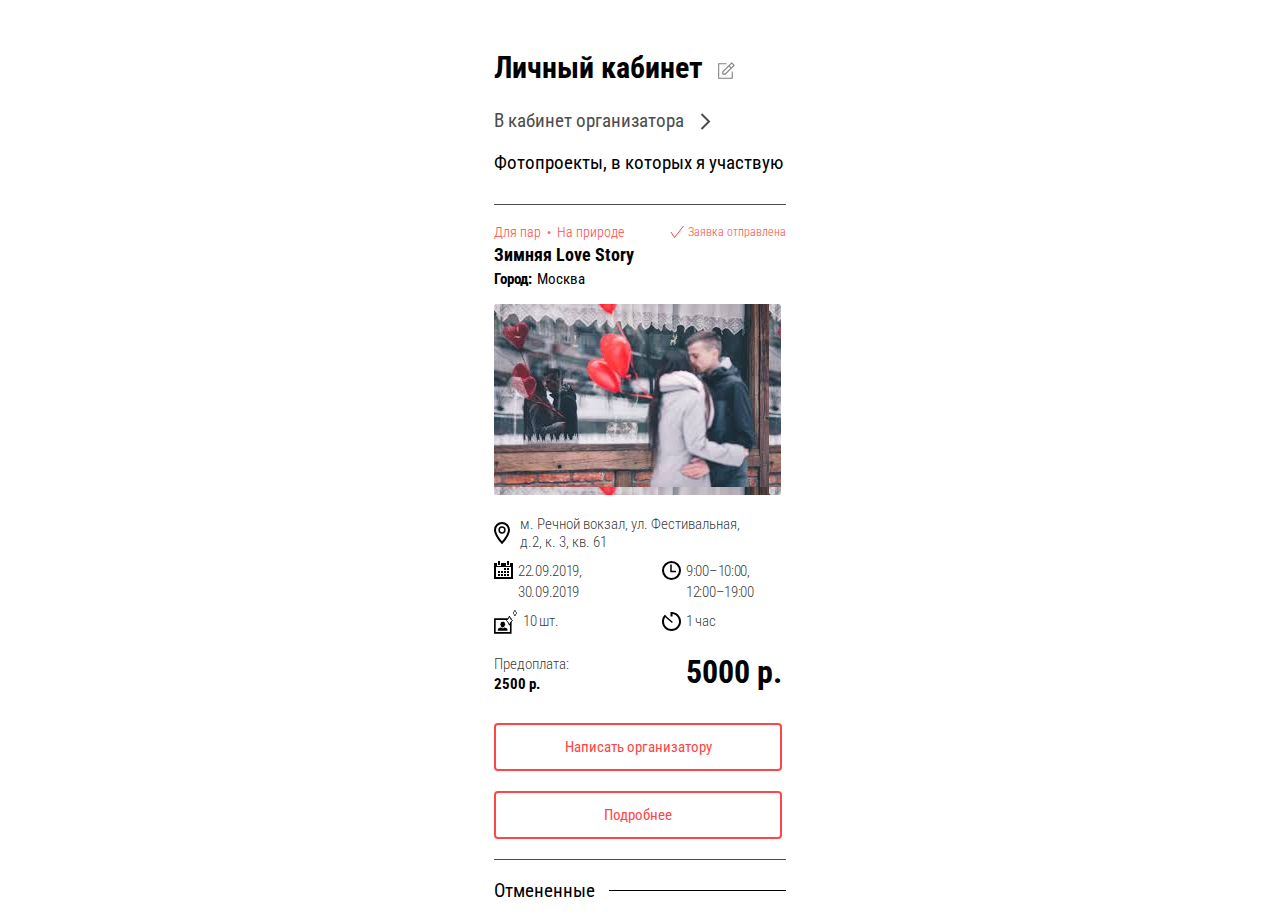
<file: mobile/index.html>
<!DOCTYPE html>
<html lang='en'>
    <head>
        <meta charset="utf-8">
        <meta name="viewport" content="width=device-width, initial-scale=1">
        <title>LocalStorage ToDoList</title>
        <link rel='stylesheet' href="https://stackpath.bootstrapcdn.com/bootstrap/4.3.1/css/bootstrap.min.css">
        <link href="https://fonts.googleapis.com/css?family=Roboto+Condensed&display=swap" rel="stylesheet">
        <link rel="stylesheet" href="styles.css">
    </head>
    <body>

        <div class='card-header-info'>
            <div class='title'>
                <p>Личный кабинет</p>
                <svg width="17" height="17" viewBox="0 0 17 17" fill="none" xmlns="http://www.w3.org/2000/svg">
                    <g opacity="0.5">
                    <path d="M13.7054 9.54216V15.7897H1.21038V2.25256H8.49998V1.21216H0.169983V16.8301H14.7475V9.54216H13.7054Z" fill="black"/>
                    <path d="M4.33496 9.54215V12.665H7.45956L16.83 3.29464L13.7054 0.170044L4.33496 9.54215ZM15.3646 3.28614L7.06006 11.6246L5.37706 11.6178L5.38216 9.96885L13.7207 1.62864L15.3646 3.28614Z" fill="black"/>
                    <path d="M13.0169 6.41756L13.7054 5.72906L11.271 3.29468L10.5825 3.98317L13.0169 6.41756Z" fill="black"/>
                    </g>
                </svg>
            </div>
            
            <div class='org-cabinet'>
                <p>В кабинет организатора</p>
                <svg width="17" height="17" viewBox="0 0 17 17" fill="none" xmlns="http://www.w3.org/2000/svg">
                    <path d="M7.5 1L15 8.5L7.5 16" stroke="#4D4D4D" stroke-width="2"/>
                </svg>
            </div>
            
            <div class='sub-title'>
                Фотопроекты, в которых я участвую
            </div>
        </div>
        
        <div class='card-info'>
            <div class='tags-and-status'>
                <div class='tags'>
                    <p>Для пар</p>
                    <svg width="4" height="3" viewBox="0 0 4 3" fill="none" xmlns="http://www.w3.org/2000/svg">
                        <circle cx="2.04688" cy="1.5" r="1.5" fill="#FF4546" fill-opacity="0.8"/>
                    </svg>
                    <p>На природе</p>
                </div>
                <div class='status'>
                    <svg width="14" height="14" viewBox="0 0 14 14" fill="none" xmlns="http://www.w3.org/2000/svg">
                        <path d="M1 7.05567L4.5 12.6066L13.5 1.00012" stroke="#FF4546"/>
                    </svg>
                    <p>Заявка отправлена</p>
                </div>
            </div>
            
            <div class='card-info-title'>
                Зимняя Love Story
            </div>
            
            <div class='card-info-city'>
                <p class='city'>Город:</p>
                <p class='city-name'>Москва</p>
            </div>
            
            <div class='card-img'></div>
            <div class='geo-pos'>
                <svg width="16" height="23" viewBox="0 0 16 23" fill="none" xmlns="http://www.w3.org/2000/svg">
                    <path d="M15 8C15 9.34323 14.5613 10.8519 13.8426 12.4036C13.1282 13.946 12.1663 15.4691 11.189 16.8241C10.2136 18.1764 9.23595 19.343 8.50148 20.1721C8.31743 20.3799 8.14896 20.5661 8 20.7283C7.85104 20.5661 7.68257 20.3799 7.49852 20.1721C6.76405 19.343 5.78644 18.1764 4.81103 16.8241C3.83366 15.4691 2.8718 13.946 2.1574 12.4036C1.43872 10.8519 1 9.34323 1 8C1 4.13401 4.13401 1 8 1C11.866 1 15 4.13401 15 8Z" stroke="black" stroke-width="2"/>
                    <circle cx="8.00003" cy="8.00001" r="2.88636" stroke="black" stroke-width="1.5"/>
                </svg>
                <div>
                    м. Речной вокзал, ул. Фестивальная,<br> д.2, к. 3, кв. 61
                </div>
            </div>
            
            <div class='data-time'>
                <div class='data'>
                    <svg width="19" height="18" viewBox="0 0 19 18" fill="none" xmlns="http://www.w3.org/2000/svg">
                        <path fill-rule="evenodd" clip-rule="evenodd" d="M0 2H3V5H7V2H12V5H16V2H19V18H0V2ZM17 6H2V16H17V6Z" fill="black"/>
                        <rect x="4" width="2" height="4" fill="black"/>
                        <rect x="13" width="2" height="4" fill="black"/>
                        <rect x="10" y="6.99988" width="2" height="2" fill="black"/>
                        <rect x="13" y="6.99988" width="2" height="2" fill="black"/>
                        <rect x="10" y="9.99988" width="2" height="2" fill="black"/>
                        <rect x="13" y="9.99988" width="2" height="2" fill="black"/>
                        <rect x="4.00002" y="9.99988" width="2" height="2" fill="black"/>
                        <rect x="7.00002" y="9.99988" width="2" height="2" fill="black"/>
                        <rect x="10" y="12.9999" width="2" height="2" fill="black"/>
                        <rect x="13" y="12.9999" width="2" height="2" fill="black"/>
                        <rect x="4.00002" y="12.9999" width="2" height="2" fill="black"/>
                        <rect x="7.00002" y="12.9999" width="2" height="2" fill="black"/>
                    </svg>
                    <div>
                        22.09.2019, 30.09.2019
                    </div>
                </div>
                
                <div class='time'>
                    <svg width="19" height="19" viewBox="0 0 19 19" fill="none" xmlns="http://www.w3.org/2000/svg">
                        <path d="M9 3.53687V10.6017H14" stroke="black" stroke-width="1.5"/>
                        <circle cx="9.5" cy="9.5" r="8.5" stroke="black" stroke-width="2"/>
                    </svg>
                    
                    <div>
                        9:00–10:00, 12:00–19:00
                    </div>
                </div>
            </div>
            
            <div class='count-hour'>
                <div class='count'>
                    <svg width="24" height="26" viewBox="0 0 24 26" fill="none" xmlns="http://www.w3.org/2000/svg">
                        <path d="M8.46347 13.6653C8.0524 13.7012 7.66908 13.858 7.37112 14.1114C6.95218 14.4672 6.71902 14.9197 6.63081 15.5502C6.59005 15.8542 6.5715 15.9105 6.48546 15.9822C6.29509 16.1469 6.23969 16.6328 6.3757 16.9814C6.46175 17.199 6.55345 17.304 6.69941 17.3454C6.76727 17.3614 6.79831 17.4238 6.85217 17.6493C7.03754 18.3873 7.37568 18.9837 7.75621 19.233C8.00032 19.3918 8.37005 19.5068 8.64466 19.5089C9.63938 19.5163 10.1606 19.0518 10.5546 17.8172C10.6233 17.6027 10.6806 17.4182 10.682 17.4065C10.683 17.3988 10.7258 17.3962 10.7754 17.4022C10.9701 17.4257 11.2261 17.0737 11.2692 16.7192C11.3062 16.4147 11.1665 16.003 11.0252 15.9857C10.9985 15.9825 10.9719 15.9128 10.9704 15.8305C10.9285 14.8989 10.5034 14.1903 9.79155 13.8615C9.55275 13.7541 9.42531 13.7192 9.1079 13.6846C8.89422 13.659 8.60459 13.6512 8.46347 13.6653Z" fill="black"/>
                        <path d="M10.3578 19.494C10.2839 19.528 10.1854 19.606 10.1431 19.6674C10.1009 19.7287 9.99772 19.8453 9.92146 19.9298C9.65065 20.2136 9.10281 20.3229 8.34217 20.2383C7.79143 20.1793 7.6082 20.0943 7.34931 19.7699C7.04694 19.3891 6.88221 19.3419 6.49517 19.5293C6.19084 19.6759 5.84598 19.8024 5.37179 19.9442C4.65242 20.1578 4.23395 20.4472 4.04116 20.8538C3.96852 21.0054 3.94625 21.1238 3.92097 21.5234C3.914 21.5185 3.86839 22.7174 3.86839 22.7174L8.66164 22.7758C8.65446 22.7743 13.4603 22.8339 13.4603 22.8339C13.4603 22.8339 13.4791 21.6921 13.4723 21.6944C13.4648 20.767 13.1515 20.4121 12.0089 20.027C11.7449 19.9362 11.361 19.7802 11.1599 19.6814C10.6855 19.4439 10.5347 19.41 10.3578 19.494Z" fill="black"/>
                        <path fill-rule="evenodd" clip-rule="evenodd" d="M15.9863 11.944L1.73295 11.8883L1.65973 24.0561L15.9131 24.1118L15.9863 11.944ZM0.0932541 10.2173L3.3982e-06 25.7143L17.5528 25.7829L17.6461 10.2859L0.0932541 10.2173Z" fill="black"/>
                        <path d="M12.4581 12.5194C12.605 12.4275 12.7476 12.3246 12.8855 12.2129C13.471 11.7383 13.9995 11.0807 14.443 10.3271C14.8343 9.6622 15.1679 8.90796 15.4183 8.11261C15.6688 8.90796 16.0024 9.6622 16.3936 10.3271C16.8371 11.0807 17.3656 11.7383 17.9512 12.2129C18.0979 12.3318 18.2501 12.4407 18.407 12.537C18.2385 12.6564 18.077 12.7909 17.9233 12.9355C17.3454 13.4794 16.8235 14.2166 16.3858 15.0176C16.016 15.6943 15.6955 16.437 15.4492 17.1774C15.1957 16.36 14.8515 15.5591 14.4471 14.8454C14.0067 14.0683 13.4817 13.3708 12.9001 12.8615C12.7584 12.7374 12.6108 12.6223 12.4581 12.5194Z" fill="white" stroke="black"/>
                        <path d="M19.0199 5.01418C19.1008 4.96092 19.1796 4.90291 19.256 4.84097C19.6512 4.52067 20.0066 4.07799 20.304 3.57254C20.5462 3.16094 20.7555 2.69838 20.9183 2.21017C21.0812 2.69838 21.2904 3.16094 21.5326 3.57254C21.8301 4.07799 22.1854 4.52067 22.5806 4.84097C22.6633 4.90796 22.7487 4.97035 22.8365 5.02711C22.7404 5.09858 22.648 5.17696 22.5597 5.26001C22.1703 5.62656 21.8198 6.12204 21.5267 6.65842C21.2992 7.07483 21.0993 7.52894 20.9402 7.9852C20.7746 7.47925 20.5581 6.98602 20.3071 6.54306C20.012 6.02228 19.6592 5.55318 19.267 5.20963C19.1875 5.14 19.105 5.07444 19.0199 5.01418Z" fill="white" stroke="black" stroke-width="0.75"/>
                    </svg>
                    <div>10 шт.</div>
                </div>
                
                <div class='hour'>
                    <svg width="19" height="19" viewBox="0 0 19 19" fill="none" xmlns="http://www.w3.org/2000/svg">
                        <path fill-rule="evenodd" clip-rule="evenodd" d="M8.5 0H9.5C14.7467 0 19 4.25329 19 9.5C19 14.7467 14.7467 19 9.5 19C4.25329 19 0 14.7467 0 9.5C0 6.76778 0.942271 4.46483 2.78742 2.73305L4.27734 4.11719C2.81816 5.48672 2 7.34287 2 9.5C2 13.6421 5.35786 17 9.5 17C13.6421 17 17 13.6421 17 9.5C17 5.69692 14.1694 2.55498 10.5 2.06609V4.57895H8.5V0Z" fill="black"/>
                        <path d="M10.3705 10.5L3 4" stroke="black" stroke-width="1.5"/>
                    </svg>
                    <div>1 час</div>
                </div>
            </div>
            
            <div class='money'>
                <div class='pre-money'>
                    <p>Предоплата:</p>
                    <div>2500 р.</div>
                </div>
                <div class='full'>5000 р.</div>
            </div>
            
            <button class='btn1 btn btn-outline-danger'>Написать организатору</button>
            
            <button class='btn2 btn btn-outline-danger'>Подробнее</button>
            
            <div class='bottom-line'></div>
            
        </div>
        
        <div class='canceled'>
            <p>Отмененные</p>
            <div></div>
        </div>

    </body>
</html>
</file>
<file: mobile/styles.css>
body {
    width: 320px;
    margin: auto;
    margin-top: 50px;
}

.card-info {
    margin-bottom: 20px;
}

.card-info .bottom-line {
    border-bottom: 1px solid rgba(0, 0, 0, 0.7);
    margin: 0 14px;
}

.title, .org-cabinet {
    display: flex;
    flex-direction: row;
    align-items: center;
}

.title p {
    margin-bottom: 5px;
    margin-right: 15px;
    margin-left: 14px;
    font-family: Roboto Condensed;
    font-style: normal;
    font-weight: bold;
    font-size: 30px;
    line-height: 35px;
    color: #000000;
}

.org-cabinet p {
    margin-bottom: 0;
    margin-right: 10px;
    margin-left: 14px;
    margin-top: 20px;
    font-family: Roboto Condensed;
    font-style: normal;
    font-weight: normal;
    font-size: 19px;
    line-height: 22px;
    color: #4D4D4D;
}

.org-cabinet svg {
    margin-top: 20px;
}

.sub-title {
    margin-left: 14px;
    margin-right: 14px;
    margin-top: 20px;
    margin-bottom: 20px;
    padding-bottom: 30px;
    font-family: Roboto Condensed;
    font-style: normal;
    font-weight: normal;
    font-size: 19px;
    line-height: 22px;
    color: #000000;
    border-bottom: 1px solid rgba(0, 0, 0, 0.7);
}

.tags-and-status {
    display: flex;
    flex-direction: row;
    justify-content: space-between;
}

.tags, .status {
    width: 130px;
    display: flex;
    flex-direction: row;
    justify-content: space-between;
    align-items: center;
    margin-left: 14px;
    margin-right: 14px;
}

.status {
    width: 130px;
}

.tags p {
    margin-bottom: 0;
    font-family: Roboto Condensed;
    font-style: normal;
    font-weight: 300;
    font-size: 14px;
    line-height: 13px;
    color: #FF4546;
}

.status p {
    margin-bottom: 0;
    font-family: Roboto Condensed;
    font-style: normal;
    font-weight: 300;
    font-size: 12px;
    line-height: 11px;
    text-align: right;
    color: #FF4546;
}

.status svg {
    margin-left: 14px;
}

.card-info-title {
    margin-left: 14px;
    margin-top: 5px;
    font-family: Roboto Condensed;
    font-style: normal;
    font-weight: bold;
    font-size: 18px;
    line-height: 21px;
    color: #000000;
}

.card-info-city {
    display: flex;
    flex-direction: row;
    margin-left: 14px;
    margin-top: 5px;
    
    font-family: Roboto Condensed;
    font-style: normal;
    font-weight: bold;
    font-size: 15px;
    line-height: 18px;
    color: #000000;
}

.card-info-city .city {
    margin-right: 5px;
}

.card-info-city .city-name {
    font-weight: normal;
}

.card-img {
    width: 287px;
    height: 191.33px;
    margin: 0 14px;
    background: url(./card-img.jpg);
    margin-bottom: 20px;
}

.geo-pos {
    display: flex;
    flex-direction: row;
    align-items: center;
    margin-bottom: 10px;
}

.geo-pos svg {
    margin-right: 10px;
    margin-left: 14px;
}

.geo-pos div {
    font-family: Roboto Condensed;
    font-style: normal;
    font-weight: 300;
    font-size: 15px;
    line-height: 18px;
    color: rgba(0, 0, 0, 0.8);
}

.data-time, .count-hour {
    display: flex;
    flex-direction: row;
    justify-content: space-between;
    align-items: center;
    margin: 5px 14px;
}

.data-time .data, .data-time .time, .count-hour .count, .count-hour .hour {
    display: flex;
    flex-direction: row;
}

.count-hour .count, .count-hour .hour {
    align-items: center;
}

.count-hour .hour div, .count-hour .count div{
    margin-left: 5px;
}

.data-time .data div, .data-time .time div, .count-hour .hour div, .count-hour .count div {
    font-family: Roboto Condensed;
    font-style: normal;
    font-weight: 300;
    font-size: 15px;
    line-height: 21px;
    letter-spacing: -0.02em;
    margin-left: 5px;
    color: rgba(0, 0, 0, 0.8);
    
    width: 100px;
    }

.data-time .time div {
    font-family: Roboto Condensed;
    font-style: normal;
    font-weight: 300;
    font-size: 15px;
    line-height: 21px;
    letter-spacing: -0.02em;
    margin-left: 5px;
    color: rgba(0, 0, 0, 0.8);
    }

.money {
    display: flex;
    justify-content: space-between;
    margin: 20px 14px 10px;
}

.money .pre-money, .money .full {
    width: 100px;
}

.pre-money p {
    font-family: Roboto Condensed;
    font-style: normal;
    font-weight: 300;
    font-size: 15px;
    line-height: 21px;
    color: rgba(0, 0, 0, 0.8);
    margin-bottom: 0;
}

.pre-money div {
    font-family: Roboto Condensed;
    font-style: normal;
    font-weight: bold;
    font-size: 15px;
    line-height: 18px;
    color: #000000;
}

.money .full {
    font-family: Roboto Condensed;
    font-style: normal;
    font-weight: bold;
    font-size: 32px;
    line-height: 37px;
    color: #000000;
}

.btn1, .btn2 {
    margin: 20px 14px;
    width: 288px;
    height: 48px;
    border: 2px solid #FF4546;
    
    font-family: Roboto Condensed;
    font-style: normal;
    font-weight: normal;
    font-size: 15px;
    line-height: 18px;
    text-align: center;
    color: #FF4546;
}

.btn2 {
    margin-top: 0;
}

.canceled {
    display: flex;
    flex-direction: row;
    align-items: center;
    justify-content: space-between;
    margin: 0 14px;
}

.canceled p {
    font-family: Roboto Condensed;
    font-style: normal;
    font-weight: normal;
    font-size: 19px;
    line-height: 22px;
    color: #000000;
}

.canceled div {
    width: 177px;
    height: 18px;
    border-top: 1px solid #000000;
}
</file>
